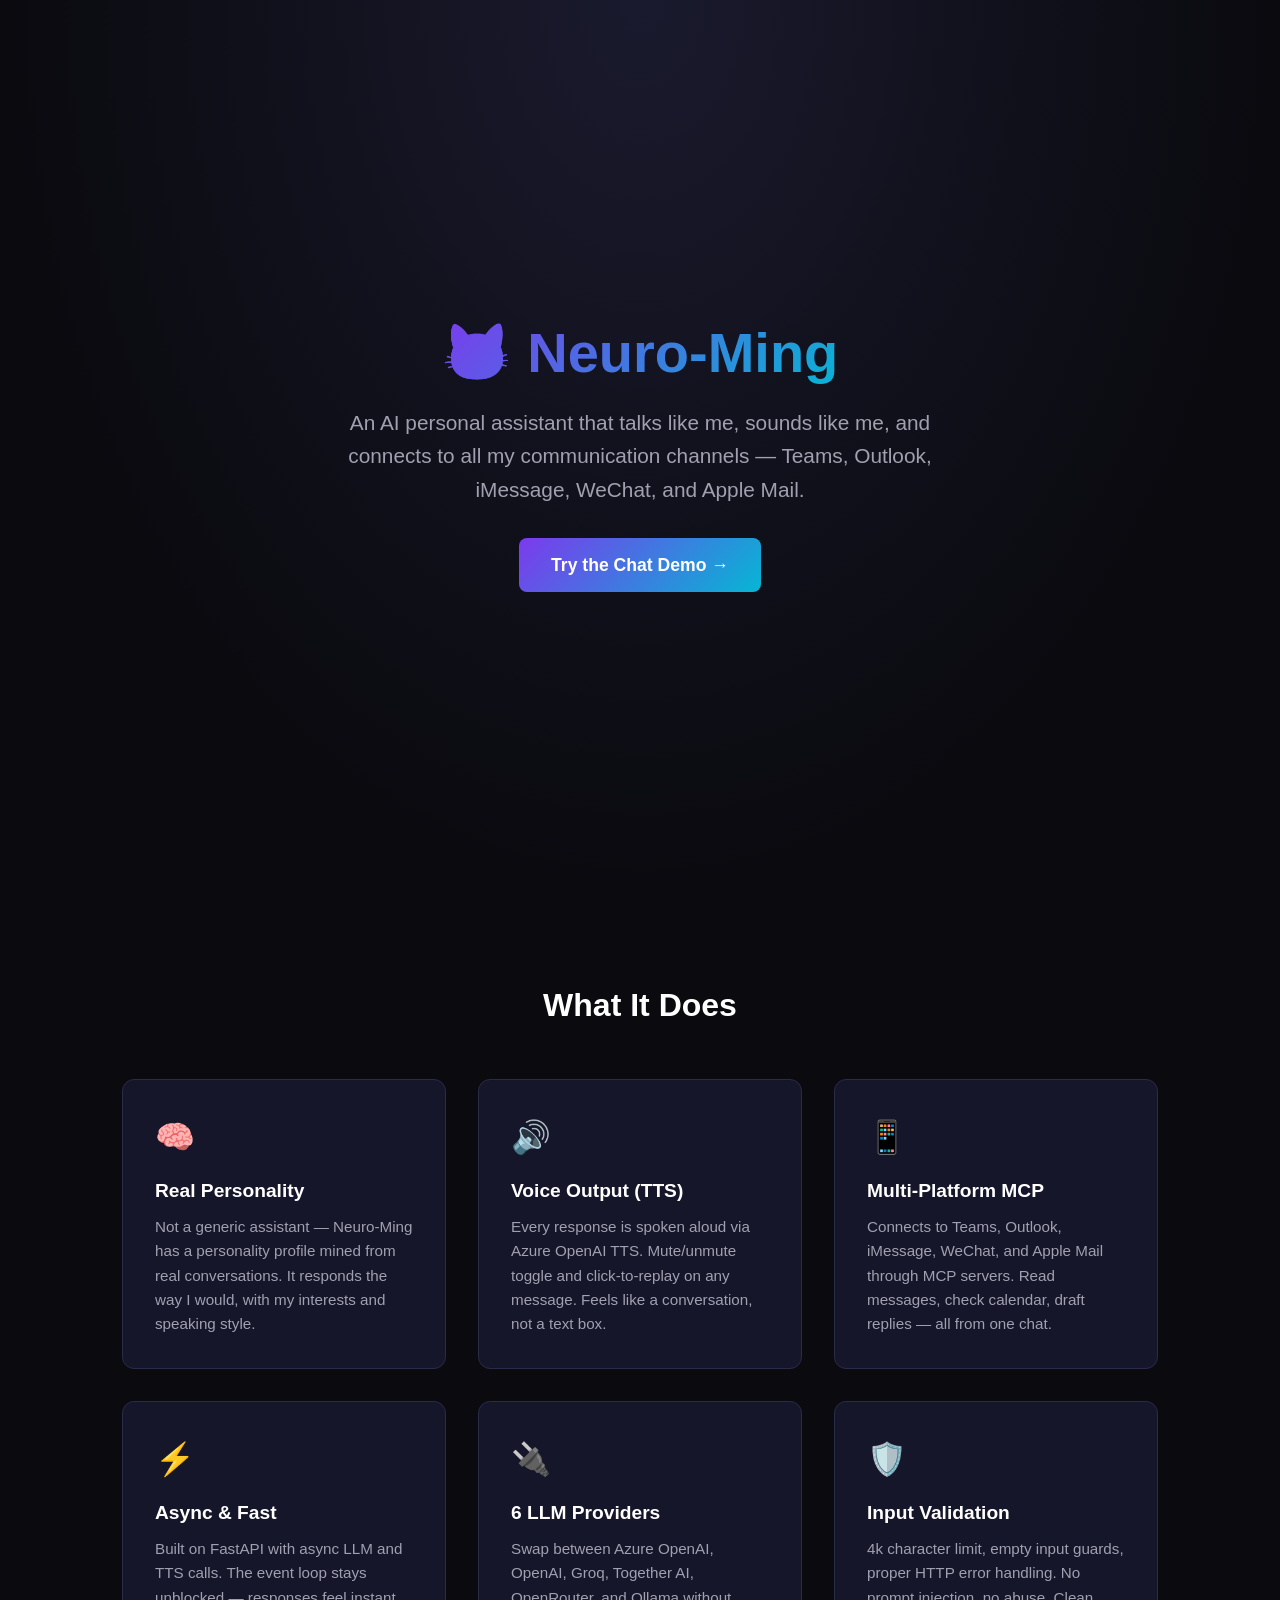
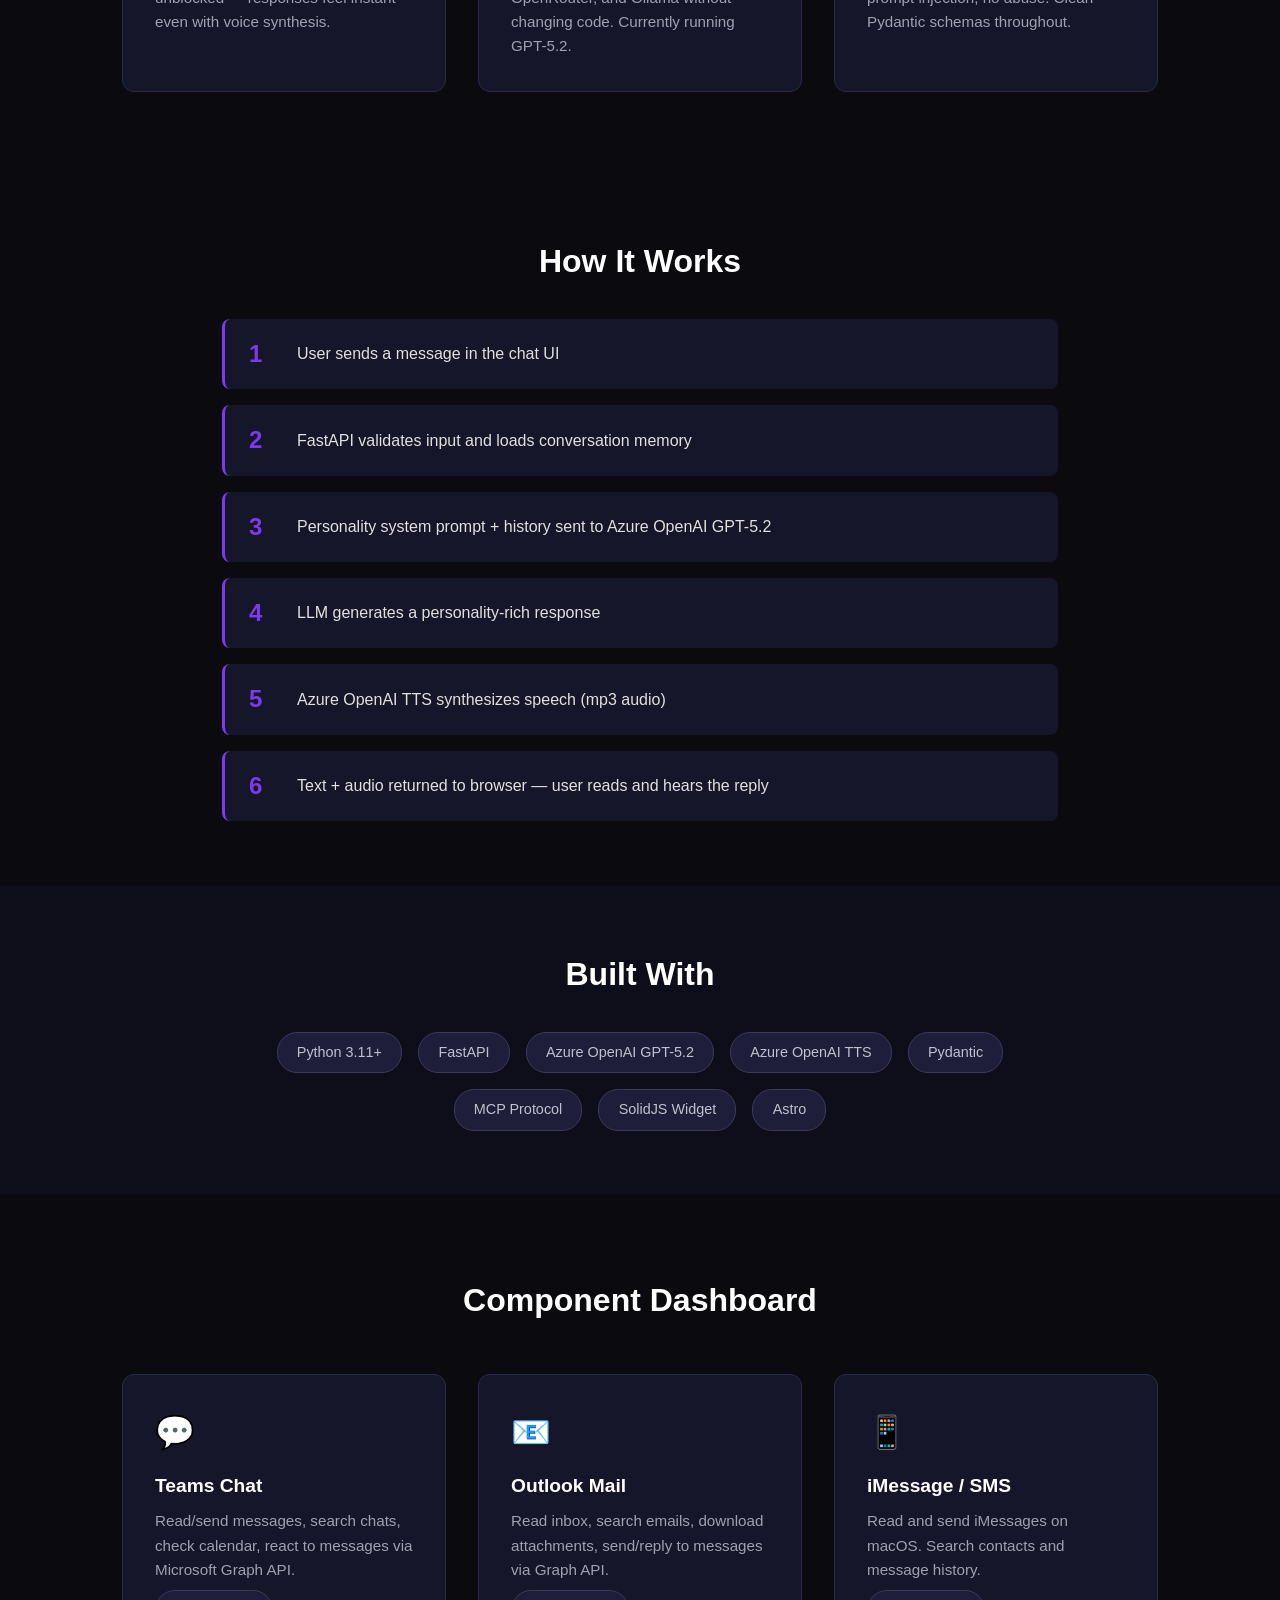
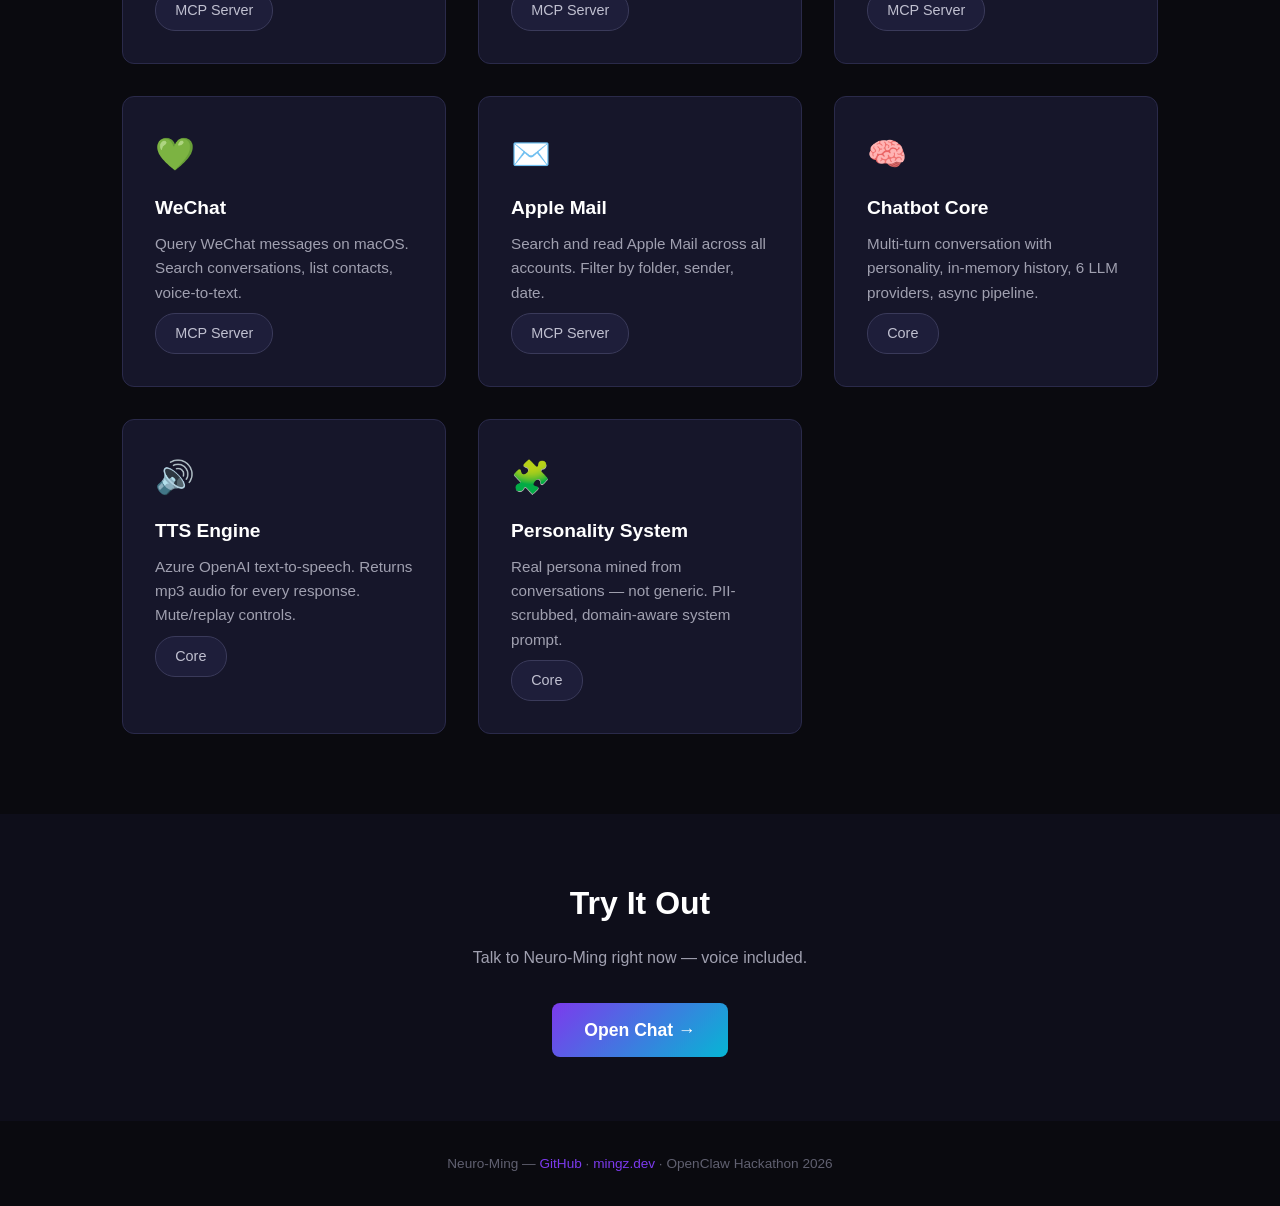
<file: web/templates/landing.html>
<!DOCTYPE html>
<html lang="en">
<head>
    <meta charset="UTF-8">
    <meta name="viewport" content="width=device-width, initial-scale=1.0">
    <title>Neuro-Ming — AI Personal Assistant</title>
    <style>
        * { margin: 0; padding: 0; box-sizing: border-box; }

        body {
            font-family: -apple-system, BlinkMacSystemFont, 'Segoe UI', Roboto, sans-serif;
            background: #0a0a0f;
            color: #e0e0e0;
            line-height: 1.6;
        }

        .hero {
            min-height: 100vh;
            display: flex;
            flex-direction: column;
            align-items: center;
            justify-content: center;
            text-align: center;
            padding: 2rem;
            background: radial-gradient(ellipse at top, #1a1a2e 0%, #0a0a0f 70%);
        }

        .hero h1 {
            font-size: 3.5rem;
            font-weight: 700;
            margin-bottom: 0.5rem;
            background: linear-gradient(135deg, #7c3aed, #06b6d4);
            -webkit-background-clip: text;
            -webkit-text-fill-color: transparent;
        }

        .hero .tagline {
            font-size: 1.3rem;
            color: #a0a0b0;
            margin-bottom: 2rem;
            max-width: 600px;
        }

        .hero .cta {
            display: inline-block;
            padding: 0.8rem 2rem;
            background: linear-gradient(135deg, #7c3aed, #06b6d4);
            color: #fff;
            text-decoration: none;
            border-radius: 8px;
            font-size: 1.1rem;
            font-weight: 600;
            transition: transform 0.2s;
        }

        .hero .cta:hover { transform: translateY(-2px); }

        .features {
            padding: 5rem 2rem;
            max-width: 1100px;
            margin: 0 auto;
        }

        .features h2 {
            text-align: center;
            font-size: 2rem;
            margin-bottom: 3rem;
            color: #fff;
        }

        .feature-grid {
            display: grid;
            grid-template-columns: repeat(auto-fit, minmax(300px, 1fr));
            gap: 2rem;
        }

        .feature-card {
            background: #16162a;
            border: 1px solid #2a2a4a;
            border-radius: 12px;
            padding: 2rem;
        }

        .feature-card .icon { font-size: 2rem; margin-bottom: 0.8rem; }
        .feature-card h3 { font-size: 1.2rem; color: #fff; margin-bottom: 0.5rem; }
        .feature-card p { color: #a0a0b0; font-size: 0.95rem; }

        .tech-stack {
            padding: 4rem 2rem;
            text-align: center;
            background: #0e0e1a;
        }

        .tech-stack h2 { font-size: 2rem; margin-bottom: 2rem; color: #fff; }

        .tech-badges {
            display: flex;
            flex-wrap: wrap;
            justify-content: center;
            gap: 1rem;
            max-width: 800px;
            margin: 0 auto;
        }

        .badge {
            padding: 0.5rem 1.2rem;
            background: #1e1e3a;
            border: 1px solid #3a3a5a;
            border-radius: 20px;
            font-size: 0.9rem;
            color: #c0c0d0;
        }

        .flow {
            padding: 4rem 2rem;
            max-width: 900px;
            margin: 0 auto;
        }

        .flow h2 { text-align: center; font-size: 2rem; margin-bottom: 2rem; color: #fff; }

        .flow-steps {
            display: flex;
            flex-direction: column;
            gap: 1rem;
        }

        .flow-step {
            display: flex;
            align-items: center;
            gap: 1rem;
            padding: 1rem 1.5rem;
            background: #16162a;
            border-radius: 8px;
            border-left: 3px solid #7c3aed;
        }

        .flow-step .num {
            font-size: 1.5rem;
            font-weight: 700;
            color: #7c3aed;
            min-width: 2rem;
        }

        .demo-section {
            padding: 4rem 2rem;
            text-align: center;
            background: #0e0e1a;
        }

        .demo-section h2 { font-size: 2rem; margin-bottom: 1rem; color: #fff; }
        .demo-section p { color: #a0a0b0; margin-bottom: 2rem; }

        .demo-section .cta {
            display: inline-block;
            padding: 0.8rem 2rem;
            background: linear-gradient(135deg, #7c3aed, #06b6d4);
            color: #fff;
            text-decoration: none;
            border-radius: 8px;
            font-size: 1.1rem;
            font-weight: 600;
        }

        footer {
            padding: 2rem;
            text-align: center;
            color: #606070;
            font-size: 0.85rem;
        }

        footer a { color: #7c3aed; text-decoration: none; }

        @media (max-width: 600px) {
            .hero h1 { font-size: 2.2rem; }
            .hero .tagline { font-size: 1rem; }
        }
    </style>
</head>
<body>
    <section class="hero">
        <h1>🐱 Neuro-Ming</h1>
        <p class="tagline">
            An AI personal assistant that talks like me, sounds like me, and connects to all my communication channels — Teams, Outlook, iMessage, WeChat, and Apple Mail.
        </p>
        <a href="/chat" class="cta">Try the Chat Demo →</a>
    </section>

    <section class="features">
        <h2>What It Does</h2>
        <div class="feature-grid">
            <div class="feature-card">
                <div class="icon">🧠</div>
                <h3>Real Personality</h3>
                <p>Not a generic assistant — Neuro-Ming has a personality profile mined from real conversations. It responds the way I would, with my interests and speaking style.</p>
            </div>
            <div class="feature-card">
                <div class="icon">🔊</div>
                <h3>Voice Output (TTS)</h3>
                <p>Every response is spoken aloud via Azure OpenAI TTS. Mute/unmute toggle and click-to-replay on any message. Feels like a conversation, not a text box.</p>
            </div>
            <div class="feature-card">
                <div class="icon">📱</div>
                <h3>Multi-Platform MCP</h3>
                <p>Connects to Teams, Outlook, iMessage, WeChat, and Apple Mail through MCP servers. Read messages, check calendar, draft replies — all from one chat.</p>
            </div>
            <div class="feature-card">
                <div class="icon">⚡</div>
                <h3>Async & Fast</h3>
                <p>Built on FastAPI with async LLM and TTS calls. The event loop stays unblocked — responses feel instant even with voice synthesis.</p>
            </div>
            <div class="feature-card">
                <div class="icon">🔌</div>
                <h3>6 LLM Providers</h3>
                <p>Swap between Azure OpenAI, OpenAI, Groq, Together AI, OpenRouter, and Ollama without changing code. Currently running GPT-5.2.</p>
            </div>
            <div class="feature-card">
                <div class="icon">🛡️</div>
                <h3>Input Validation</h3>
                <p>4k character limit, empty input guards, proper HTTP error handling. No prompt injection, no abuse. Clean Pydantic schemas throughout.</p>
            </div>
        </div>
    </section>

    <section class="flow">
        <h2>How It Works</h2>
        <div class="flow-steps">
            <div class="flow-step">
                <span class="num">1</span>
                <span>User sends a message in the chat UI</span>
            </div>
            <div class="flow-step">
                <span class="num">2</span>
                <span>FastAPI validates input and loads conversation memory</span>
            </div>
            <div class="flow-step">
                <span class="num">3</span>
                <span>Personality system prompt + history sent to Azure OpenAI GPT-5.2</span>
            </div>
            <div class="flow-step">
                <span class="num">4</span>
                <span>LLM generates a personality-rich response</span>
            </div>
            <div class="flow-step">
                <span class="num">5</span>
                <span>Azure OpenAI TTS synthesizes speech (mp3 audio)</span>
            </div>
            <div class="flow-step">
                <span class="num">6</span>
                <span>Text + audio returned to browser — user reads and hears the reply</span>
            </div>
        </div>
    </section>

    <section class="tech-stack">
        <h2>Built With</h2>
        <div class="tech-badges">
            <span class="badge">Python 3.11+</span>
            <span class="badge">FastAPI</span>
            <span class="badge">Azure OpenAI GPT-5.2</span>
            <span class="badge">Azure OpenAI TTS</span>
            <span class="badge">Pydantic</span>
            <span class="badge">MCP Protocol</span>
            <span class="badge">SolidJS Widget</span>
            <span class="badge">Astro</span>
        </div>
    </section>

    <section class="features" id="components">
        <h2>Component Dashboard</h2>
        <div class="feature-grid">
            <div class="feature-card">
                <div class="icon">💬</div>
                <h3>Teams Chat</h3>
                <p>Read/send messages, search chats, check calendar, react to messages via Microsoft Graph API.</p>
                <span class="badge" style="margin-top:0.5rem; display:inline-block;">MCP Server</span>
            </div>
            <div class="feature-card">
                <div class="icon">📧</div>
                <h3>Outlook Mail</h3>
                <p>Read inbox, search emails, download attachments, send/reply to messages via Graph API.</p>
                <span class="badge" style="margin-top:0.5rem; display:inline-block;">MCP Server</span>
            </div>
            <div class="feature-card">
                <div class="icon">📱</div>
                <h3>iMessage / SMS</h3>
                <p>Read and send iMessages on macOS. Search contacts and message history.</p>
                <span class="badge" style="margin-top:0.5rem; display:inline-block;">MCP Server</span>
            </div>
            <div class="feature-card">
                <div class="icon">💚</div>
                <h3>WeChat</h3>
                <p>Query WeChat messages on macOS. Search conversations, list contacts, voice-to-text.</p>
                <span class="badge" style="margin-top:0.5rem; display:inline-block;">MCP Server</span>
            </div>
            <div class="feature-card">
                <div class="icon">✉️</div>
                <h3>Apple Mail</h3>
                <p>Search and read Apple Mail across all accounts. Filter by folder, sender, date.</p>
                <span class="badge" style="margin-top:0.5rem; display:inline-block;">MCP Server</span>
            </div>
            <div class="feature-card">
                <div class="icon">🧠</div>
                <h3>Chatbot Core</h3>
                <p>Multi-turn conversation with personality, in-memory history, 6 LLM providers, async pipeline.</p>
                <span class="badge" style="margin-top:0.5rem; display:inline-block;">Core</span>
            </div>
            <div class="feature-card">
                <div class="icon">🔊</div>
                <h3>TTS Engine</h3>
                <p>Azure OpenAI text-to-speech. Returns mp3 audio for every response. Mute/replay controls.</p>
                <span class="badge" style="margin-top:0.5rem; display:inline-block;">Core</span>
            </div>
            <div class="feature-card">
                <div class="icon">🧩</div>
                <h3>Personality System</h3>
                <p>Real persona mined from conversations — not generic. PII-scrubbed, domain-aware system prompt.</p>
                <span class="badge" style="margin-top:0.5rem; display:inline-block;">Core</span>
            </div>
        </div>
    </section>

    <section class="demo-section">
        <h2>Try It Out</h2>
        <p>Talk to Neuro-Ming right now — voice included.</p>
        <a href="/chat" class="cta">Open Chat →</a>
    </section>

    <footer>
        <p>Neuro-Ming — <a href="https://github.com/Mingz6/neuro-ming" target="_blank">GitHub</a> · <a href="https://mingz.dev" target="_blank">mingz.dev</a> · OpenClaw Hackathon 2026</p>
    </footer>
</body>
</html>
</file>
